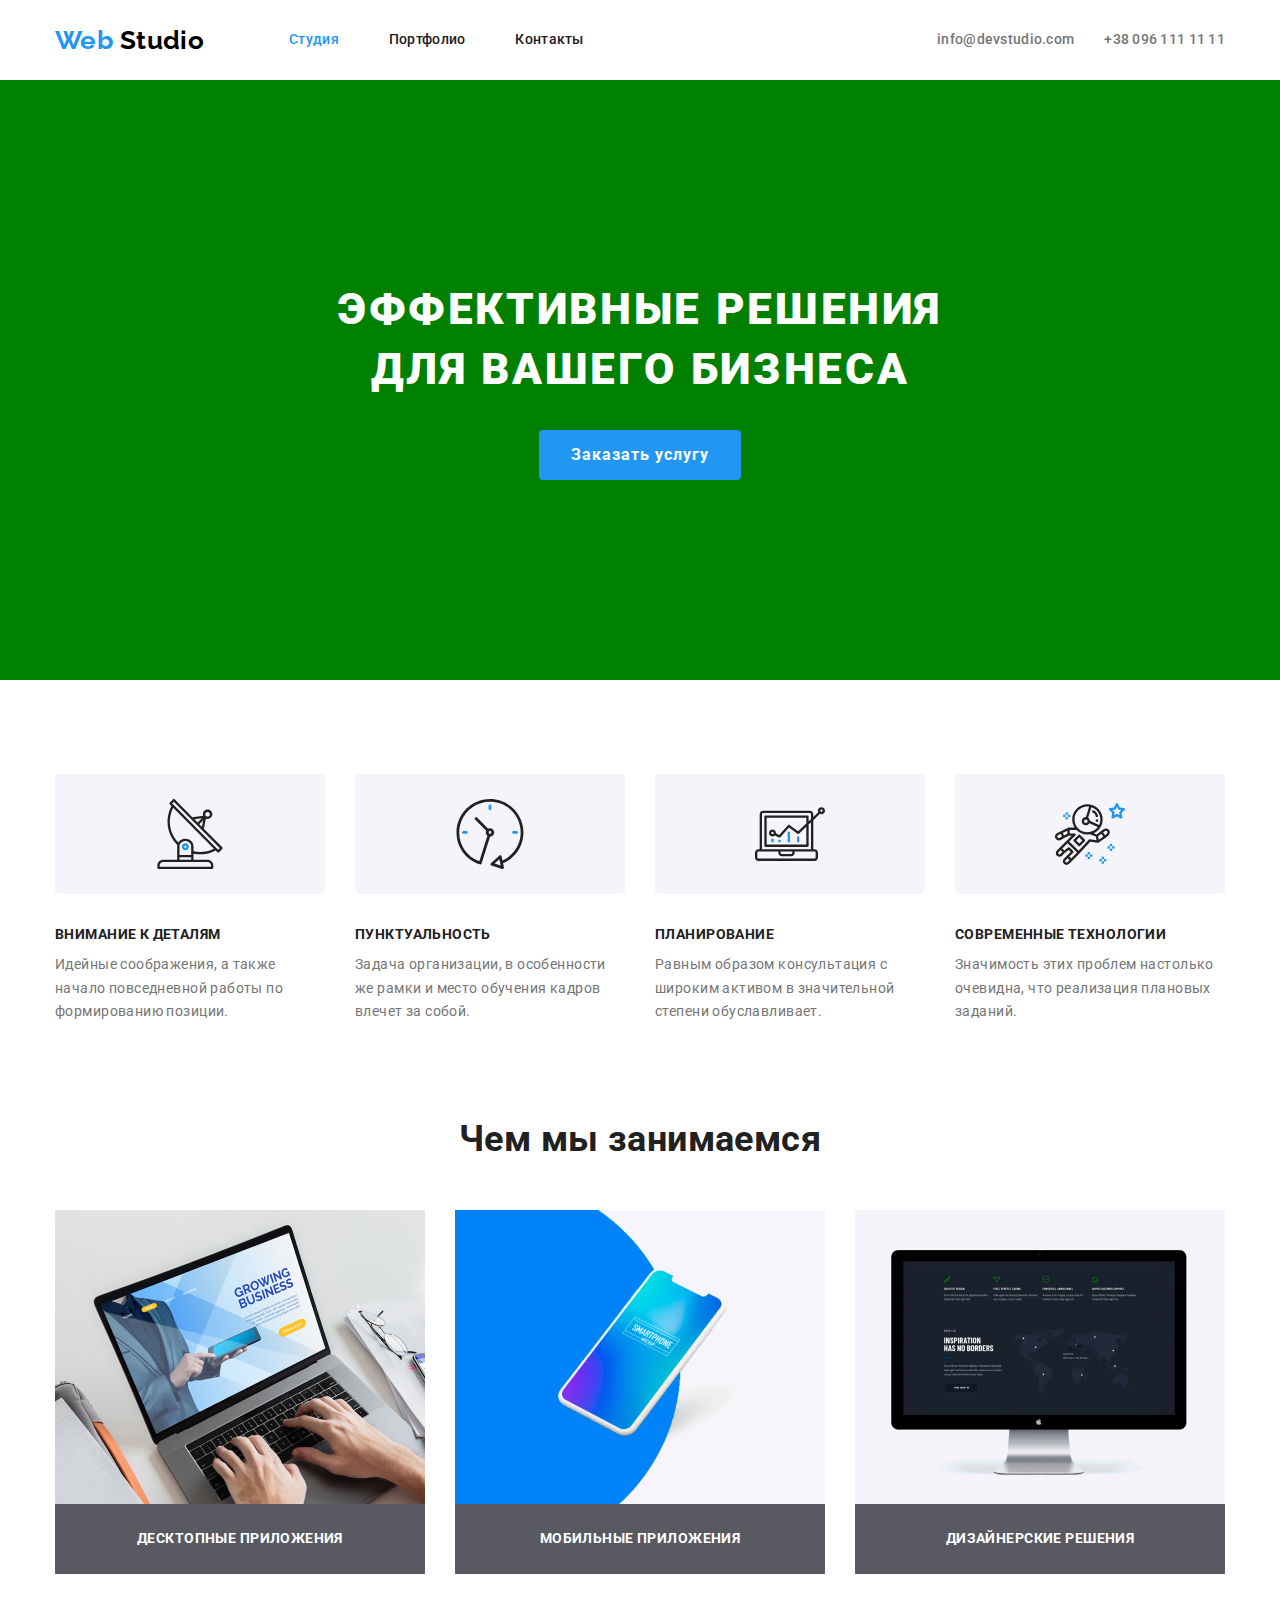
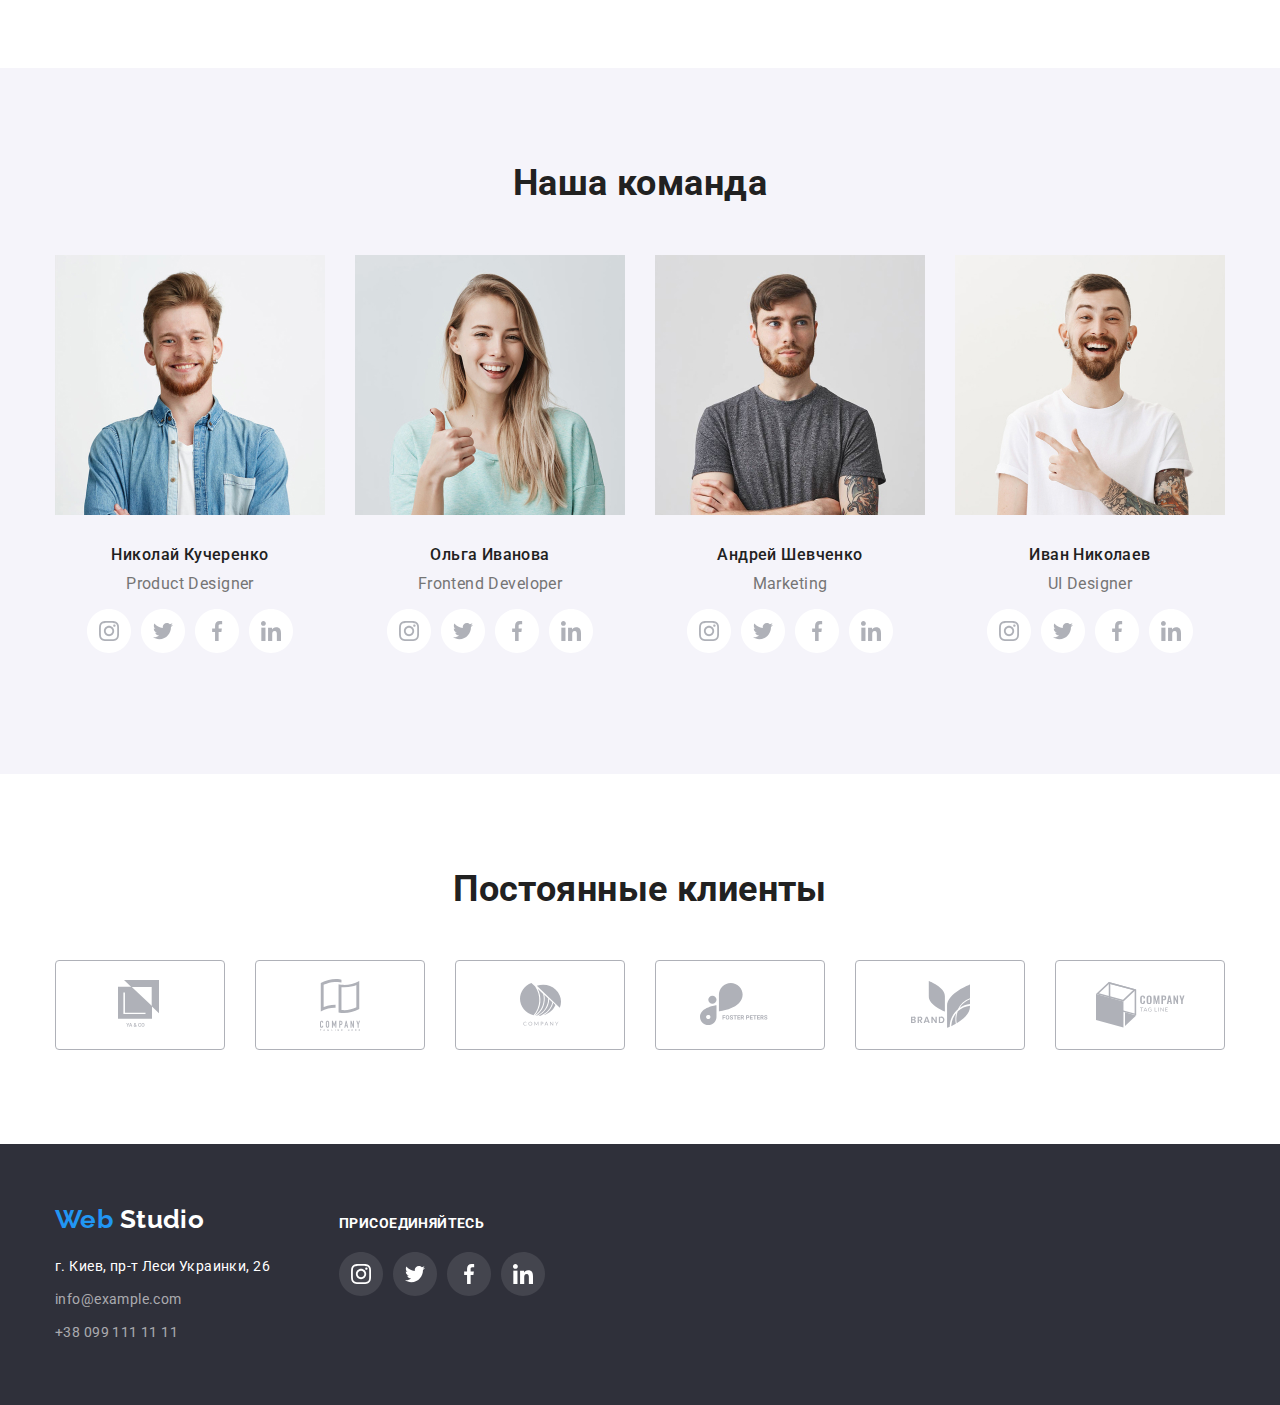
<file: index.html>
<!DOCTYPE html>
<html lang="ru">
  <head>
    <meta charset="UTF-8" />
    <meta name="viewport" content="width=device-width, initial-scale=1.0" />
    <title>Веб студия</title>
    <link
      href="https://fonts.googleapis.com/css2?family=Raleway:wght@700&family=Roboto:wght@400;500;700;900&display=swap"
      rel="stylesheet"
    />
    <link
      rel="stylesheet"
      href="https://cdnjs.cloudflare.com/ajax/libs/modern-normalize/0.7.0/modern-normalize.min.css"
    />
    <link rel="stylesheet" href="./css/styles.css" />
  </head>
  <body>
    <!-- Шапка сайту -->
    <!-- В макеті названа верхньою лінією -->
    <header class="header">
      <div class="container">
        <!-- Навігаційне меню сайту-->
        <nav class="navigation-menu">
          <!-- Логотип веб студії, який є посиланням на головну сторінку сайту -->
          <a class="logo link" href="./index.html" lang="en"
            >Web <span class="logo-second-part">Studio</span></a
          >
          <!-- Список посилань на інші сторінки сайту -->
          <ul class="navigation-list list">
            <!-- Посилання на головну сторінку -->
            <li class="navigation-list-item">
              <a
                class="navigation-list-item-link current link"
                href="./index.html"
                >Студия</a
              >
            </li>
            <!-- Посилання на сторінку "Портфолио" -->
            <li class="navigation-list-item">
              <a class="navigation-list-item-link link" href="./portfolio.html"
                >Портфолио</a
              >
            </li>
            <!-- Посилання на сторінку "Контакты" -->
            <li class="navigation-list-item">
              <a class="navigation-list-item-link link" href="">Контакты</a>
            </li>
          </ul>
        </nav>
        <!-- Список контактних даних веб студії -->
        <ul class="contacts-list list">
          <!-- Електронна пошта -->
          <li class="contacts-list-item">
            <a
              class="contacts-list-item-link link"
              href="mailto:info@devstudio.com"
              aria-label="Электронная почта"
              >info@devstudio.com</a
            >
          </li>
          <!-- Мобільний телефон -->
          <li class="contacts-list-item">
            <a
              class="contacts-list-item-link link"
              href="tel:+380961111111"
              aria-label="Мобильный телефон"
              >+38 096 111 11 11</a
            >
          </li>
        </ul>
      </div>
    </header>

    <!-- Оригінальний вміст основної сторінки сайту -->
    <main>
      <!-- Основна секція, секція-герой -->
      <!-- В макеті помилково названа шапкою сайту -->
      <section class="hero-section">
        <h1 class="hero-section-title">
          Эффективные решения<br />для вашего бизнеса
        </h1>
        <button class="modal-window-button" type="button">
          Заказать услугу
        </button>
      </section>

      <!-- Секція особливостей -->
      <section class="section features-section">
        <div class="container">
          <!-- Відсутній на макеті заголовок секції особливостей-->
          <h2 class="section-title" hidden>Особенности</h2>
          <!-- Перелік особливостей роботи вебстудії -->
          <ul class="features-list list">
            <!-- Особливість 1 -->
            <li class="features-list-item">
              <img
                class="features-list-item-image"
                src="./images/features-section/feature-1.svg"
                alt="Антенна"
              />
              <h3 class="features-list-item-title">Внимание к деталям</h3>
              <p class="features-list-item-description">
                Идейные соображения, а также начало повседневной работы по
                формированию позиции.
              </p>
            </li>
            <!-- Особливість 2 -->
            <li class="features-list-item">
              <img
                class="features-list-item-image"
                src="./images/features-section/feature-2.svg"
                alt="Часы"
              />
              <h3 class="features-list-item-title">Пунктуальность</h3>
              <p class="features-list-item-description">
                Задача организации, в особенности же рамки и место обучения
                кадров влечет за собой.
              </p>
            </li>
            <!-- Особливість 3 -->
            <li class="features-list-item">
              <img
                class="features-list-item-image"
                src="./images/features-section/feature-3.svg"
                alt="Диаграмма"
              />
              <h3 class="features-list-item-title">Планирование</h3>
              <p class="features-list-item-description">
                Равным образом консультация с широким активом в значительной
                степени обуславливает.
              </p>
            </li>
            <!-- Особливість 4 -->
            <li class="features-list-item">
              <img
                class="features-list-item-image"
                src="./images/features-section/feature-4.svg"
                alt="Астронавт"
              />
              <h3 class="features-list-item-title">Современные технологии</h3>
              <p class="features-list-item-description">
                Значимость этих проблем настолько очевидна, что реализация
                плановых заданий.
              </p>
            </li>
          </ul>
        </div>
      </section>

      <!-- Секція занять -->
      <section class="section services-section">
        <div class="container">
          <h2 class="section-title">Чем мы занимаемся</h2>
          <!-- Перелік послуг, які надає веб студія -->
          <ul class="services-list list">
            <!-- Послуга 1 -->
            <li class="services-list-item">
              <img
                class="services-list-item-image"
                src="./images/services-section/desktop-applications.jpg"
                alt="Ноутбук"
                width="370"
                height="294"
              />
              <h3 class="services-list-item-title">Десктопные приложения</h3>
            </li>
            <!-- Послуга 2 -->
            <li class="services-list-item">
              <img
                class="services-list-item-image"
                src="./images/services-section/mobile-applications.jpg"
                alt="Мобильный телефон"
                width="370"
                height="294"
              />
              <h3 class="services-list-item-title">Мобильные приложения</h3>
            </li>
            <!-- Послуга 3 -->
            <li class="services-list-item">
              <img
                class="services-list-item-image"
                src="./images/services-section/design-solutions.jpg"
                alt="Монитор"
                width="370"
                height="294"
              />
              <h3 class="services-list-item-title">Дизайнерские решения</h3>
            </li>
          </ul>
        </div>
      </section>

      <!-- Секція команди -->
      <section class="section team-section">
        <div class="container">
          <h2 class="section-title">Наша команда</h2>
          <!-- Список працівників веб студії -->
          <ul class="team-list list">
            <!-- Перший працівник -->
            <li class="team-list-item">
              <img
                class="team-list-item-image"
                src="./images/team-section/team-card-1.jpg"
                alt="Продуктовый дизайнер"
                width="270"
                height="260"
              />
              <h3 class="team-list-item-title">Николай Кучеренко</h3>
              <p class="team-list-item-description" lang="en">
                Product Designer
              </p>
              <!-- Список посилань на профілі працівника в соціальних мережах -->
              <ul class="worker-social-networks-pages-list list">
                <!-- Посилання на сторінку працівника в соціальні мережі Інстаграм -->
                <li class="worker-social-networks-pages-list-item">
                  <a
                    class="worker-social-networks-pages-list-item-link link"
                    href=""
                    aria-label="Ссылка на страницу работника в социальной сети Инстаграм"
                    ><img
                      src="./images/team-section/social-networks/instagram-logo-1.svg"
                      alt="Иконка социальной сети Инстаграм"
                  /></a>
                </li>
                <!-- Посилання на сторінку працівника в соціальні мережі Твіттер -->
                <li class="worker-social-networks-pages-list-item">
                  <a
                    class="worker-social-networks-pages-list-item-link link"
                    href=""
                    aria-label="Ссылка на страницу работника в социальной сети Твиттер"
                    ><img
                      src="./images/team-section/social-networks/twitter-logo-1.svg"
                      alt="Иконка социальной сети Твиттер"
                  /></a>
                </li>
                <!-- Посилання на сторінку працівника в соціальні мережі Фейсбук -->
                <li class="worker-social-networks-pages-list-item">
                  <a
                    class="worker-social-networks-pages-list-item-link link"
                    href=""
                    aria-label="Ссылка на страницу работника в социальной сети Фейсбук"
                    ><img
                      src="./images/team-section/social-networks/facebook-logo-1.svg"
                      alt="Иконка социальной сети Фейсбук"
                  /></a>
                </li>
                <!-- Посилання на сторінку працівника в соціальні мережі Лінкедін -->
                <li class="worker-social-networks-pages-list-item">
                  <a
                    class="worker-social-networks-pages-list-item-link link"
                    href=""
                    aria-label="Ссылка на страницу работника в социальной сети Линкедин"
                    ><img
                      src="./images/team-section/social-networks/linkedin-logo-1.svg"
                      alt="Иконка социальной сети Линкедин"
                  /></a>
                </li>
              </ul>
            </li>
            <!-- Другий працівник -->
            <li class="team-list-item">
              <img
                class="team-list-item-image"
                src="./images/team-section/team-card-2.jpg"
                alt="Фронтенд разработчик"
                width="270"
                height="260"
              />
              <h3 class="team-list-item-title">Ольга Иванова</h3>
              <p class="team-list-item-description" lang="en">
                Frontend Developer
              </p>
              <!-- Список посилань на профілі працівника в соціальних мережах -->
              <ul class="worker-social-networks-pages-list list">
                <!-- Посилання на сторінку працівника в соціальні мережі Інстаграм -->
                <li class="worker-social-networks-pages-list-item">
                  <a
                    class="worker-social-networks-pages-list-item-link link"
                    href=""
                    aria-label="Ссылка на страницу работника в социальной сети Инстаграм"
                    ><img
                      src="./images/team-section/social-networks/instagram-logo-1.svg"
                      alt="Иконка социальной сети Инстаграм"
                  /></a>
                </li>
                <!-- Посилання на сторінку працівника в соціальні мережі Твіттер -->
                <li class="worker-social-networks-pages-list-item">
                  <a
                    class="worker-social-networks-pages-list-item-link link"
                    href=""
                    aria-label="Ссылка на страницу работника в социальной сети Твиттер"
                    ><img
                      src="./images/team-section/social-networks/twitter-logo-1.svg"
                      alt="Иконка социальной сети Твиттер"
                  /></a>
                </li>
                <!-- Посилання на сторінку працівника в соціальні мережі Фейсбук -->
                <li class="worker-social-networks-pages-list-item">
                  <a
                    class="worker-social-networks-pages-list-item-link link"
                    href=""
                    aria-label="Ссылка на страницу работника в социальной сети Фейсбук"
                    ><img
                      src="./images/team-section/social-networks/facebook-logo-1.svg"
                      alt="Иконка социальной сети Фейсбук"
                  /></a>
                </li>
                <!-- Посилання на сторінку працівника в соціальні мережі Лінкедін -->
                <li class="worker-social-networks-pages-list-item">
                  <a
                    class="worker-social-networks-pages-list-item-link link"
                    href=""
                    aria-label="Ссылка на страницу работника в социальной сети Линкедин"
                    ><img
                      src="./images/team-section/social-networks/linkedin-logo-1.svg"
                      alt="Иконка социальной сети Линкедин"
                  /></a>
                </li>
              </ul>
            </li>
            <!-- Третій працівник -->
            <li class="team-list-item">
              <img
                class="team-list-item-image"
                src="./images/team-section/team-card-3.jpg"
                alt="Маркетолог"
                width="270"
                height="260"
              />
              <h3 class="team-list-item-title">Андрей Шевченко</h3>
              <p class="team-list-item-description" lang="en">Marketing</p>
              <!-- Список посилань на профілі працівника в соціальних мережах -->
              <ul class="worker-social-networks-pages-list list">
                <!-- Посилання на сторінку працівника в соціальні мережі Інстаграм -->
                <li class="worker-social-networks-pages-list-item">
                  <a
                    class="worker-social-networks-pages-list-item-link link"
                    href=""
                    aria-label="Ссылка на страницу работника в социальной сети Инстаграм"
                    ><img
                      src="./images/team-section/social-networks/instagram-logo-1.svg"
                      alt="Иконка социальной сети Инстаграм"
                  /></a>
                </li>
                <!-- Посилання на сторінку працівника в соціальні мережі Твіттер -->
                <li class="worker-social-networks-pages-list-item">
                  <a
                    class="worker-social-networks-pages-list-item-link link"
                    href=""
                    aria-label="Ссылка на страницу работника в социальной сети Твиттер"
                    ><img
                      src="./images/team-section/social-networks/twitter-logo-1.svg"
                      alt="Иконка социальной сети Твиттер"
                  /></a>
                </li>
                <!-- Посилання на сторінку працівника в соціальні мережі Фейсбук -->
                <li class="worker-social-networks-pages-list-item">
                  <a
                    class="worker-social-networks-pages-list-item-link link"
                    href=""
                    aria-label="Ссылка на страницу работника в социальной сети Фейсбук"
                    ><img
                      src="./images/team-section/social-networks/facebook-logo-1.svg"
                      alt="Иконка социальной сети Фейсбук"
                  /></a>
                </li>
                <!-- Посилання на сторінку працівника в соціальні мережі Лінкедін -->
                <li class="worker-social-networks-pages-list-item">
                  <a
                    class="worker-social-networks-pages-list-item-link link"
                    href=""
                    aria-label="Ссылка на страницу работника в социальной сети Линкедин"
                    ><img
                      src="./images/team-section/social-networks/linkedin-logo-1.svg"
                      alt="Иконка социальной сети Линкедин"
                  /></a>
                </li>
              </ul>
            </li>
            <!-- Четвертий працівник -->
            <li class="team-list-item">
              <img
                class="team-list-item-image"
                src="./images/team-section/team-card-4.jpg"
                alt="Дизайнер интерфейсов"
                width="270"
                height="260"
              />
              <h3 class="team-list-item-title">Иван Николаев</h3>
              <p class="team-list-item-description" lang="en">UI Designer</p>
              <!-- Список посилань на профілі працівника в соціальних мережах -->
              <ul class="worker-social-networks-pages-list list">
                <!-- Посилання на сторінку працівника в соціальні мережі Інстаграм -->
                <li class="worker-social-networks-pages-list-item">
                  <a
                    class="worker-social-networks-pages-list-item-link link"
                    href=""
                    aria-label="Ссылка на страницу работника в социальной сети Инстаграм"
                    ><img
                      src="./images/team-section/social-networks/instagram-logo-1.svg"
                      alt="Иконка социальной сети Инстаграм"
                  /></a>
                </li>
                <!-- Посилання на сторінку працівника в соціальні мережі Твіттер -->
                <li class="worker-social-networks-pages-list-item">
                  <a
                    class="worker-social-networks-pages-list-item-link link"
                    href=""
                    aria-label="Ссылка на страницу работника в социальной сети Твиттер"
                    ><img
                      src="./images/team-section/social-networks/twitter-logo-1.svg"
                      alt="Иконка социальной сети Твиттер"
                  /></a>
                </li>
                <!-- Посилання на сторінку працівника в соціальні мережі Фейсбук -->
                <li class="worker-social-networks-pages-list-item">
                  <a
                    class="worker-social-networks-pages-list-item-link link"
                    href=""
                    aria-label="Ссылка на страницу работника в социальной сети Фейсбук"
                    ><img
                      src="./images/team-section/social-networks/facebook-logo-1.svg"
                      alt="Иконка социальной сети Фейсбук"
                  /></a>
                </li>
                <!-- Посилання на сторінку працівника в соціальні мережі Лінкедін -->
                <li class="worker-social-networks-pages-list-item">
                  <a
                    class="worker-social-networks-pages-list-item-link link"
                    href=""
                    aria-label="Ссылка на страницу работника в социальной сети Линкедин"
                    ><img
                      src="./images/team-section/social-networks/linkedin-logo-1.svg"
                      alt="Иконка социальной сети Линкедин"
                  /></a>
                </li>
              </ul>
            </li>
          </ul>
        </div>
      </section>

      <!-- Секція постійних клієнтів -->
      <section class="section customers-section">
        <div class="container">
          <h2 class="section-title">Постоянные клиенты</h2>
          <!-- Список постійних клієнтів -->
          <ul class="customers-list list">
            <!-- Постійний клієнт 1 -->
            <li class="customers-list-item">
              <a class="customers-list-item-link link" href=""
                ><img
                  class="customers-list-item-link-image"
                  src="./images/customers-section/customer-1-logo.svg"
                  alt="Логотип постоянного клиента 1"
              /></a>
            </li>
            <!-- Постійний клієнт 2 -->
            <li class="customers-list-item">
              <a class="customers-list-item-link link" href=""
                ><img
                  class="customers-list-item-link-image"
                  src="./images/customers-section/customer-2-logo.svg"
                  alt="Логотип постоянного клиента 2"
              /></a>
            </li>
            <!-- Постійний клієнт 3 -->
            <li class="customers-list-item">
              <a class="customers-list-item-link link" href=""
                ><img
                  class="customers-list-item-link-image"
                  src="./images/customers-section/customer-3-logo.svg"
                  alt="Логотип постоянного клиента 3"
              /></a>
            </li>
            <!-- Постійний клієнт 4 -->
            <li class="customers-list-item">
              <a class="customers-list-item-link link" href=""
                ><img
                  class="customers-list-item-link-image"
                  src="./images/customers-section/customer-4-logo.svg"
                  alt="Логотип постоянного клиента 4"
              /></a>
            </li>
            <!-- Постійний клієнт 5 -->
            <li class="customers-list-item">
              <a class="customers-list-item-link link" href=""
                ><img
                  class="customers-list-item-link-image"
                  src="./images/customers-section/customer-5-logo.svg"
                  alt="Логотип постоянного клиента 5"
              /></a>
            </li>
            <!-- Постійний клієнт 6 -->
            <li class="customers-list-item">
              <a class="customers-list-item-link link" href=""
                ><img
                  class="customers-list-item-link-image"
                  src="./images/customers-section/customer-6-logo.svg"
                  alt="Логотип постоянного клиента 6"
              /></a>
            </li>
          </ul>
        </div>
      </section>
    </main>

    <!-- Підвал сайту -->
    <footer class="footer">
      <div class="container">
        <!-- Блок-обгортка для подальшої стилізації -->
        <div class="contacts-block">
          <!-- Логотип веб студії, який є посиланням на головну сторінку сайту -->
          <a class="logo link" href="./index.html" lang="en"
            >Web <span class="logo-second-part">Studio</span></a
          >
          <!-- Контактні дані веб студії -->
          <address class="address">
            <!-- Список контактів -->
            <ul class="contact-data-list list">
              <!-- Фізична адреса веб студії -->
              <li class="contact-data-list-item">
                <a
                  class="contact-data-list-item-link physical-address link"
                  href="https://goo.gl/maps/4vaiXXMEc3k6XGQo9"
                  target="_blank"
                  >г. Киев, пр-т Леси Украинки, 26</a
                >
              </li>
              <!-- Електронна адреса веб студії -->
              <li class="contact-data-list-item">
                <a
                  class="contact-data-list-item-link link"
                  href="mailto:info@example.com"
                  >info@example.com</a
                >
              </li>
              <!-- Мобільний телефон веб студії -->
              <li class="contact-data-list-item">
                <a
                  class="contact-data-list-item-link link"
                  href="tel:+380991111111"
                  >+38 099 111 11 11</a
                >
              </li>
            </ul>
          </address>
        </div>
        <!-- Блок-обгортка для подальшої стилізації -->
        <div class="social-networks-block">
          <!-- Заклик до дії -->
          <b class="call-to-action">присоединяйтесь</b>
          <!-- Список посилань на профілі веб студії в соціальних мережах -->
          <ul class="studio-social-networks-pages-list list">
            <!-- Посилання на сторінку веб студії в соціальній мережі Інстаграм -->
            <li class="studio-social-networks-pages-list-item">
              <a
                class="studio-social-networks-pages-list-item-link link"
                href=""
                aria-label="Ccылка на страницу веб студии в социальной сети Инстаграм"
                ><img
                  src="./images/footer/instagram-logo-2.svg"
                  alt="Иконка социальной сети Инстаграм"
              /></a>
            </li>
            <!-- Посилання на сторінку веб студії в соціальній мережі Твіттер -->
            <li class="studio-social-networks-pages-list-item">
              <a
                class="studio-social-networks-pages-list-item-link link"
                href=""
                aria-label="Ccылка на страницу веб студии в социальной сети Твиттер"
                ><img
                  src="./images/footer/twitter-logo-2.svg"
                  alt="Иконка социальной сети Твиттер"
              /></a>
            </li>
            <!-- Посилання на сторінку веб студії в соціальній мережі Фейсбук -->
            <li class="studio-social-networks-pages-list-item">
              <a
                class="studio-social-networks-pages-list-item-link link"
                href=""
                aria-label="Ccылка на страницу веб студии в социальной сети Фейсбук"
                ><img
                  src="./images/footer/facebook-logo-2.svg"
                  alt="Иконка социальной сети Фейсбук"
              /></a>
            </li>
            <!-- Посилання на сторінку веб студії в соціальній мережі Лінкедін -->
            <li class="studio-social-networks-pages-list-item">
              <a
                class="studio-social-networks-pages-list-item-link link"
                href=""
                aria-label="Ccылка на страницу веб студии в социальной сети Линкедин"
                ><img
                  src="./images/footer/linkedin-logo-2.svg"
                  alt="Иконка социальной сети Линкедин"
              /></a>
            </li>
          </ul>
        </div>
      </div>
    </footer>
  </body>
</html>
</file>
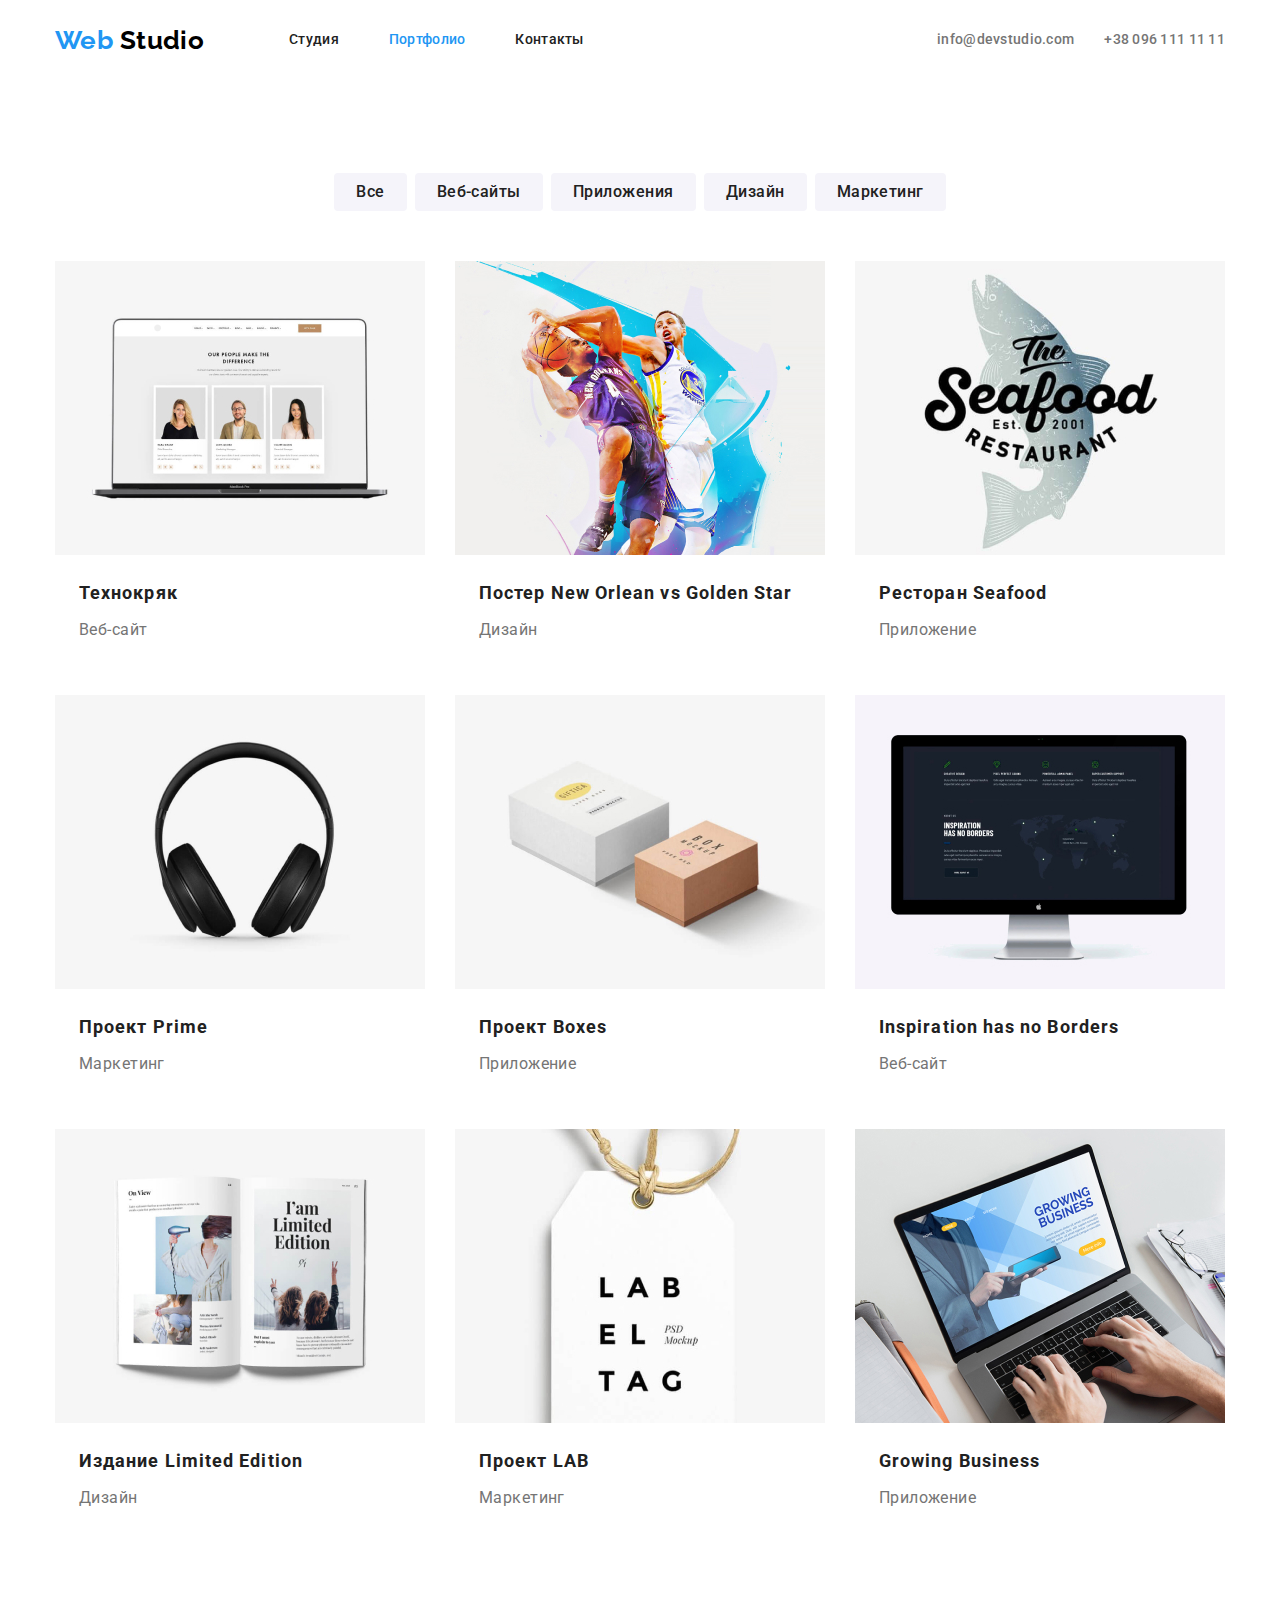
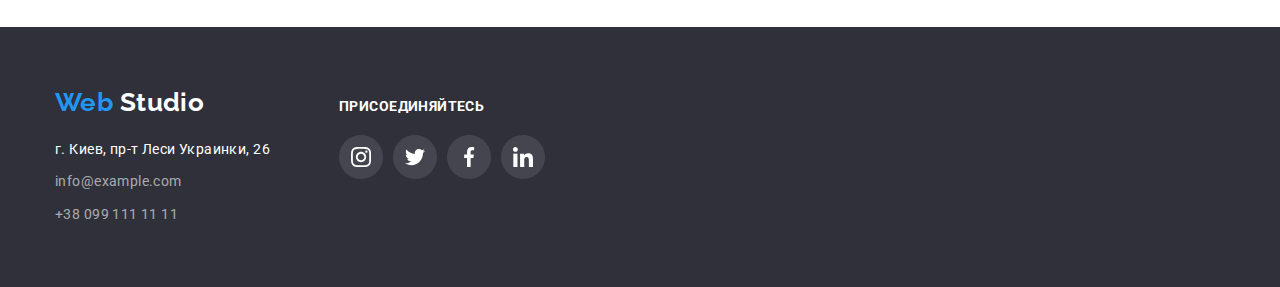
<file: portfolio.html>
<!DOCTYPE html>
<html lang="ru">
  <head>
    <meta charset="UTF-8" />
    <meta name="viewport" content="width=device-width, initial-scale=1.0" />
    <title>Портфолио</title>
    <link
      href="https://fonts.googleapis.com/css2?family=Raleway:wght@700&family=Roboto:wght@400;500;700;900&display=swap"
      rel="stylesheet"
    />
    <link
      rel="stylesheet"
      href="https://cdnjs.cloudflare.com/ajax/libs/modern-normalize/0.7.0/modern-normalize.min.css"
    />
    <link rel="stylesheet" href="./css/styles.css" />
  </head>
  <body>
    <!-- Шапка сайту -->
    <!-- В макеті названа верхньою лінією -->
    <header class="header">
      <div class="container">
        <!-- Навігаційне меню сайту-->
        <nav class="navigation-menu">
          <!-- Логотип веб студії, який є посиланням на головну сторінку сайту -->
          <a class="logo link" href="./index.html" lang="en"
            >Web <span class="logo-second-part">Studio</span></a
          >
          <!-- Список посилань на інші сторінки сайту -->
          <ul class="navigation-list list">
            <!-- Посилання на головну сторінку -->
            <li class="navigation-list-item">
              <a class="navigation-list-item-link link" href="./index.html"
                >Студия</a
              >
            </li>
            <!-- Посилання на сторінку "Портфолио" -->
            <li class="navigation-list-item">
              <a
                class="navigation-list-item-link current link"
                href="./portfolio.html"
                >Портфолио</a
              >
            </li>
            <!-- Посилання на сторінку "Контакты" -->
            <li class="navigation-list-item">
              <a class="navigation-list-item-link link" href="">Контакты</a>
            </li>
          </ul>
        </nav>
        <!-- Список контактних даних веб студії -->
        <ul class="contacts-list list">
          <!-- Електронна пошта -->
          <li class="contacts-list-item">
            <a
              class="contacts-list-item-link link"
              href="mailto:info@devstudio.com"
              aria-label="Электронная почта"
              >info@devstudio.com</a
            >
          </li>
          <!-- Мобільний телефон -->
          <li class="contacts-list-item">
            <a
              class="contacts-list-item-link link"
              href="tel:+380961111111"
              aria-label="Мобильный телефон"
              >+38 096 111 11 11</a
            >
          </li>
        </ul>
      </div>
    </header>
    <!-- Оригінальний вміст сторінки "Портфолио" -->
    <main>
      <section class="works-section">
        <div class="container">
          <h1 class="works-section-title" hidden>Примеры наших работ</h1>
          <!-- Список фільтрувальних кнопок -->
          <ul class="filter-buttons-list list">
            <!-- Кнопка  1 -->
            <li class="filter-buttons-list-item">
              <button class="filter-button" type="button">Все</button>
            </li>
            <!-- Кнопка 2 -->
            <li class="filter-buttons-list-item">
              <button class="filter-button" type="button">Веб-сайты</button>
            </li>
            <!-- Кнопка 3 -->
            <li class="filter-buttons-list-item">
              <button class="filter-button" type="button">Приложения</button>
            </li>
            <!-- Кнопка 4 -->
            <li class="filter-buttons-list-item">
              <button class="filter-button" type="button">Дизайн</button>
            </li>
            <!-- Кнопка 5 -->
            <li class="filter-buttons-list-item">
              <button class="filter-button" type="button">Маркетинг</button>
            </li>
          </ul>
          <!-- Список прикладів робіт веб студії -->
          <ul class="works-list list">
            <!-- Робота 1 -->
            <li class="works-list-item">
              <a class="works-list-item-link link" href="">
                <img
                  class="works-list-item-link-image"
                  src="./images/portfolio/technocrack-website.jpg"
                  alt="Ноутбук"
                  width="370"
                  height="294"
                />
                <h2 class="works-list-item-link-title">Технокряк</h2>
                <p class="works-list-item-link-definition">Веб-сайт</p>
                <p class="works-list-item-link-description" hidden>
                  Технокряк это современная площадка распространения
                  коронавируса. Компании используют эту платформу для цифрового
                  шпионажа и атак на защищённые сервера конкурентов.
                </p>
              </a>
            </li>
            <!-- Робота 2 -->
            <li class="works-list-item">
              <a class="works-list-item-link link" href="">
                <img
                  class="works-list-item-link-image"
                  src="./images/portfolio/basketball-game-poster.jpg"
                  alt="Мужчины играют в баскетбол"
                  width="370"
                  height="294"
                />
                <h2 class="works-list-item-link-title">
                  Постер <span lang="en">New Orlean vs Golden Star</span>
                </h2>
                <p class="works-list-item-link-definition">Дизайн</p>
                <p class="works-list-item-link-description" hidden>
                  Lorem ipsum, dolor sit amet consectetur adipisicing elit. Fuga
                  temporibus, consectetur quia rem odit neque dolore inventore
                  aliquid eligendi nostrum ut, ea blanditiis, vero quam?
                </p>
              </a>
            </li>
            <!-- Робота 3 -->
            <li class="works-list-item">
              <a class="works-list-item-link link" href="">
                <img
                  class="works-list-item-link-image"
                  src="./images/portfolio/seafood-restaurant-application.jpg"
                  alt="Название ресторана на фоне рыбы"
                  width="370"
                  height="294"
                />
                <h2 class="works-list-item-link-title">
                  Ресторан <span lang="en">Seafood</span>
                </h2>
                <p class="works-list-item-link-definition">Приложение</p>
                <p class="works-list-item-link-description" hidden>
                  Lorem ipsum, dolor sit amet consectetur adipisicing elit. Fuga
                  temporibus, consectetur quia rem odit neque dolore inventore
                  aliquid eligendi nostrum ut, ea blanditiis, vero quam?
                </p>
              </a>
            </li>
            <!-- Робота 4 -->
            <li class="works-list-item">
              <a class="works-list-item-link link" href="">
                <img
                  class="works-list-item-link-image"
                  src="./images/portfolio/prime-project-marketing.jpg"
                  alt="Наушники с мягкими амбушюрами"
                  width="370"
                  height="294"
                />
                <h2 class="works-list-item-link-title">
                  Проект <span lang="en">Prime</span>
                </h2>
                <p class="works-list-item-link-definition">Маркетинг</p>
                <p class="works-list-item-link-description" hidden>
                  Lorem ipsum, dolor sit amet consectetur adipisicing elit. Fuga
                  temporibus, consectetur quia rem odit neque dolore inventore
                  aliquid eligendi nostrum ut, ea blanditiis, vero quam?
                </p>
              </a>
            </li>
            <!-- Робота 5 -->
            <li class="works-list-item">
              <a class="works-list-item-link link" href="">
                <img
                  class="works-list-item-link-image"
                  src="./images/portfolio/boxes-project-application.jpg"
                  alt="Две коробки"
                  width="370"
                  height="294"
                />
                <h2 class="works-list-item-link-title">
                  Проект <span lang="en">Boxes</span>
                </h2>
                <p class="works-list-item-link-definition">Приложение</p>
                <p class="works-list-item-link-description" hidden>
                  Lorem ipsum, dolor sit amet consectetur adipisicing elit. Fuga
                  temporibus, consectetur quia rem odit neque dolore inventore
                  aliquid eligendi nostrum ut, ea blanditiis, vero quam?
                </p>
              </a>
            </li>
            <!-- Робота 6 -->
            <li class="works-list-item">
              <a class="works-list-item-link link" href="">
                <img
                  class="works-list-item-link-image"
                  src="./images/portfolio/inspirations-has-no-borders-website.jpg"
                  alt="Монитор"
                  width="370"
                  height="294"
                />
                <h2 class="works-list-item-link-title" lang="en">
                  Inspiration has no Borders
                </h2>
                <p class="works-list-item-link-definition">Веб-сайт</p>
                <p class="works-list-item-link-description" hidden>
                  Lorem ipsum, dolor sit amet consectetur adipisicing elit. Fuga
                  temporibus, consectetur quia rem odit neque dolore inventore
                  aliquid eligendi nostrum ut, ea blanditiis, vero quam?
                </p>
              </a>
            </li>
            <!-- Робота 7 -->
            <li class="works-list-item">
              <a class="works-list-item-link link" href="">
                <img
                  class="works-list-item-link-image"
                  src="./images/portfolio/limited-edition-publication-design.jpg"
                  alt="Раскрытая книга"
                  width="370"
                  height="294"
                />
                <h2 class="works-list-item-link-title">
                  Издание <span lang="en">Limited Edition</span>
                </h2>
                <p class="works-list-item-link-definition">Дизайн</p>
                <p class="works-list-item-link-description" hidden>
                  Lorem ipsum, dolor sit amet consectetur adipisicing elit. Fuga
                  temporibus, consectetur quia rem odit neque dolore inventore
                  aliquid eligendi nostrum ut, ea blanditiis, vero quam?
                </p>
              </a>
            </li>
            <!-- Робота 8 -->
            <li class="works-list-item">
              <a class="works-list-item-link link" href="">
                <img
                  class="works-list-item-link-image"
                  src="./images/portfolio/lab-project-marketing.jpg"
                  alt="Этикетка"
                  width="370"
                  height="294"
                />
                <h2 class="works-list-item-link-title">
                  Проект <span lang="en">LAB</span>
                </h2>
                <p class="works-list-item-link-definition">Маркетинг</p>
                <p class="works-list-item-link-description" hidden>
                  Lorem ipsum, dolor sit amet consectetur adipisicing elit. Fuga
                  temporibus, consectetur quia rem odit neque dolore inventore
                  aliquid eligendi nostrum ut, ea blanditiis, vero quam?
                </p>
              </a>
            </li>
            <!-- Робота 9 -->
            <li class="works-list-item">
              <a class="works-list-item-link link" href="">
                <img
                  class="works-list-item-link-image"
                  src="./images/portfolio/growing-business-application.jpg"
                  alt="Ноутбук"
                  width="370"
                  height="294"
                />
                <h2 class="works-list-item-link-title" lang="en">
                  Growing Business
                </h2>
                <p class="works-list-item-link-definition">Приложение</p>
                <p class="works-list-item-link-description" hidden>
                  Lorem ipsum, dolor sit amet consectetur adipisicing elit. Fuga
                  temporibus, consectetur quia rem odit neque dolore inventore
                  aliquid eligendi nostrum ut, ea blanditiis, vero quam?
                </p>
              </a>
            </li>
          </ul>
        </div>
      </section>
    </main>
    <!-- Підвал сайту -->
    <footer class="footer">
      <div class="container">
        <!-- Блок-обгортка для подальшої стилізації -->
        <div class="contacts-block">
          <!-- Логотип веб студії, який є посиланням на головну сторінку сайту -->
          <a class="logo link" href="./index.html" lang="en"
            >Web <span class="logo-second-part">Studio</span></a
          >
          <!-- Контактні дані веб студії -->
          <address class="address">
            <!-- Список контактів -->
            <ul class="contact-data-list list">
              <!-- Фізична адреса веб студії -->
              <li class="contact-data-list-item">
                <a
                  class="contact-data-list-item-link physical-address link"
                  href="https://goo.gl/maps/4vaiXXMEc3k6XGQo9"
                  target="_blank"
                  >г. Киев, пр-т Леси Украинки, 26</a
                >
              </li>
              <!-- Електронна адреса веб студії -->
              <li class="contact-data-list-item">
                <a
                  class="contact-data-list-item-link link"
                  href="mailto:info@example.com"
                  >info@example.com</a
                >
              </li>
              <!-- Мобільний телефон веб студії -->
              <li class="contact-data-list-item">
                <a
                  class="contact-data-list-item-link link"
                  href="tel:+380991111111"
                  >+38 099 111 11 11</a
                >
              </li>
            </ul>
          </address>
        </div>
        <!-- Блок-обгортка для подальшої стилізації -->
        <div class="social-networks-block">
          <!-- Заклик до дії -->
          <b class="call-to-action">присоединяйтесь</b>
          <!-- Список посилань на профілі веб студії в соціальних мережах -->
          <ul class="studio-social-networks-pages-list list">
            <!-- Посилання на сторінку веб студії в соціальній мережі Інстаграм -->
            <li class="studio-social-networks-pages-list-item">
              <a
                class="studio-social-networks-pages-list-item-link link"
                href=""
                aria-label="Ccылка на страницу веб студии в социальной сети Инстаграм"
                ><img
                  src="./images/footer/instagram-logo-2.svg"
                  alt="Иконка социальной сети Инстаграм"
              /></a>
            </li>
            <!-- Посилання на сторінку веб студії в соціальній мережі Твіттер -->
            <li class="studio-social-networks-pages-list-item">
              <a
                class="studio-social-networks-pages-list-item-link link"
                href=""
                aria-label="Ccылка на страницу веб студии в социальной сети Твиттер"
                ><img
                  src="./images/footer/twitter-logo-2.svg"
                  alt="Иконка социальной сети Твиттер"
              /></a>
            </li>
            <!-- Посилання на сторінку веб студії в соціальній мережі Фейсбук -->
            <li class="studio-social-networks-pages-list-item">
              <a
                class="studio-social-networks-pages-list-item-link link"
                href=""
                aria-label="Ccылка на страницу веб студии в социальной сети Фейсбук"
                ><img
                  src="./images/footer/facebook-logo-2.svg"
                  alt="Иконка социальной сети Фейсбук"
              /></a>
            </li>
            <!-- Посилання на сторінку веб студії в соціальній мережі Лінкедін -->
            <li class="studio-social-networks-pages-list-item">
              <a
                class="studio-social-networks-pages-list-item-link link"
                href=""
                aria-label="Ccылка на страницу веб студии в социальной сети Линкедин"
                ><img
                  src="./images/footer/linkedin-logo-2.svg"
                  alt="Иконка социальной сети Линкедин"
              /></a>
            </li>
          </ul>
        </div>
      </div>
    </footer>
  </body>
</html>
</file>
<file: css/styles.css>
/* font-family: Raleway;
font-weight: 700; */
/* font-family: Roboto;
font-weight: 400;
font-weight: 500;
font-weight: 700;
font-weight: 900; */

/* Основний колір тексту #212121 */
/* Вторинний колір тексту #757575 */
/* Колір акценту #2196f3 */
/* Колір основного фону #ffffff */
/* Колір фону кнопки замовлення послуг під час ховеру та фокусу #188CE8 */
/* Колір фону підзаголовків секції занять rgba(47, 48, 58, 0.8) */
/* Колір фону секції команди #f5f4fa */
/* Колір фону футера #2f303a */

:root {
  --primary-font-family: 'Roboto', sans-serif;
  --secondary-font-family: 'Raleway', sans-serif;
  --primary-text-color: #212121;
  --secondary-text-color: #757575;
  --accent-color: #2196f3;
  --primary-background-color: #ffffff;
}

html {
  box-sizing: border-box;
}

*,
*::before,
*::after {
  box-sizing: inherit;
}

body {
  font-family: var(--primary-font-family);
  font-size: 14px;
  letter-spacing: 0.03em;
  color: var(--primary-text-color);
  background-color: var(--primary-background-color);
}

/* Header */

.header {
  background-color: var(--primaty-background-color);
}

.container {
  width: 1200px;
  padding-right: 15px;
  padding-left: 15px;
  margin-right: auto;
  margin-left: auto;
  /* outline: 2px solid red; */
}

.header > .container {
  display: flex;
}

.navigation-menu {
  display: flex;
  align-items: center;
}

.logo {
  font-family: var(--secondary-font-family);
  font-weight: 700;
  font-size: 26px;
  line-height: 1.19;
  color: #2196f3;
}

.header .logo {
  margin-right: 85px;
}

.link {
  text-decoration: none;
}

.logo-second-part {
  color: #000000;
}

.list {
  padding: 0;
  margin: 0;
  list-style-type: none;
}

.navigation-list {
  display: flex;
  align-items: center;
}

.navigation-list-item:not(:last-child) {
  margin-right: 50px;
}

.contacts-list {
  display: flex;
  align-items: center;
  margin-left: auto;
}

.contacts-list-item:not(:last-child) {
  margin-right: 30px;
}

.navigation-list-item-link,
.contacts-list-item-link {
  display: block;
  padding-top: 32px;
  padding-bottom: 32px;

  font-weight: 500;
  line-height: 1.14;
  letter-spacing: 0.02em;
  color: var(--primary-text-color);
}

.contacts-list .contacts-list-item-link {
  color: var(--secondary-text-color);
}

.navigation-list-item-link.current {
  color: #2196f3;
}

.navigation-list-item-link:hover,
.navigation-list-item-link:focus,
.contacts-list-item-link:hover,
.contacts-list-item-link:focus {
  color: var(--accent-color);
}

/* Main */

/* Hero-section */

.hero-section {
  padding-top: 200px;
  padding-bottom: 200px;

  text-align: center;
  background-color: green;
}

.hero-section-title {
  margin-top: 0;
  margin-bottom: 30px;

  font-weight: 900;
  font-size: 44px;
  line-height: 1.36;
  letter-spacing: 0.06em;
  text-transform: uppercase;
  color: #ffffff;
}

.modal-window-button {
  padding-right: 32px;
  padding-bottom: 10px;
  padding-left: 32px;
  padding-top: 10px;
  border-style: none;
  border-radius: 4px;

  font-weight: 700;
  font-size: 16px;
  line-height: 1.87;
  text-align: center;
  letter-spacing: 0.06em;
  color: #ffffff;
  background-color: #2196f3;
}

.modal-window-button:hover,
.modal-window-button:focus {
  background-color: #188ce8;
}

/* Features section */

.section {
  padding-top: 94px;
  padding-bottom: 94px;
}

.features-section {
  padding-bottom: 47px;

  /* background-color: lightgrey; */
}

.features-list {
  display: flex;
}

.features-list-item {
  width: calc((100% - 90px) / 4);
}

.features-list-item:not(:last-child) {
  margin-right: 30px;
}

.features-list-item-image {
  padding-top: 25px;
  padding-right: 100px;
  padding-bottom: 25px;
  padding-left: 100px;
  margin-bottom: 30px;
  border-radius: 4px;

  background: #f5f4fa;
}

.features-list-item-title {
  margin-top: 0;
  margin-bottom: 10px;

  font-size: 14px;
  font-weight: 700;
  line-height: 1.14;
  text-transform: uppercase;
}

.features-list-item-description {
  margin-top: 0;
  margin-bottom: 0;

  font-weight: 400;
  line-height: 1.71;
  color: var(--secondary-text-color);
}

/* Services section */

.services-section {
  padding-top: 47px;

  /* background-color: greenyellow; */
}

.section-title {
  margin-top: 0;
  margin-bottom: 50px;
  font-weight: 700;
  font-size: 36px;
  line-height: 1.17;
  text-align: center;
}

.services-list {
  display: flex;
}

.services-list-item:not(:last-child) {
  margin-right: 30px;
}

.services-list-item-image {
  display: block;
}

.services-list-item-title {
  margin: 0;
  padding-top: 27px;
  padding-bottom: 27px;

  font-weight: 700;
  font-size: 14px;
  line-height: 1.14;
  text-align: center;
  text-transform: uppercase;
  color: #ffffff;
  background-color: rgba(47, 48, 58, 0.8);
}

/* Team section */

.team-section {
  background-color: #f5f4fa;
}

.team-list {
  display: flex;
}

.team-list-item:not(:last-child) {
  margin-right: 30px;
}

.team-list-item-image {
  display: block;
  margin-bottom: 30px;
}

.team-list-item-title,
.team-list-item-description {
  margin-top: 0;
  margin-bottom: 10px;
  font-weight: 500;
  font-size: 16px;
  line-height: 1.19;
  text-align: center;
}

.team-list .team-list-item-description {
  margin-bottom: 16px;
  font-weight: 400;
  color: var(--secondary-text-color);
}

.worker-social-networks-pages-list {
  display: flex;
  justify-content: center;
  padding-bottom: 24px;
}

.worker-social-networks-pages-list-item:not(:last-child) {
  margin-right: 10px;
}

/* Customers section */

.customers-section {
  /* background-color: khaki; */
}

.customers-list {
  display: flex;
  justify-content: space-between;
}

.customers-list-item-link {
  display: flex;
  justify-content: center;
  align-items: center;
  width: 170px;
  height: 90px;
  border: 1px solid #afb1b8;
  border-radius: 4px;
}

/* Footer */

.footer {
  padding-top: 60px;
  padding-bottom: 60px;

  background-color: #2f303a;
}

.footer > .container {
  display: flex;
  align-items: baseline;
}

.contacts-block {
  margin-right: 69px;
}

.footer .logo-second-part {
  color: #ffffff;
}

.address {
  margin-top: 20px;
}

.contact-data-list-item:not(:last-child) {
  margin-bottom: 9px;
}

.contact-data-list-item-link {
  font-style: normal;
  font-weight: 400;
  line-height: 1.71;
  color: rgba(255, 255, 255, 0.6);
}

.contact-data-list-item-link.physical-address {
  color: #ffffff;
}

.social-networks-block {
  margin-right: 94px;
}

.call-to-action {
  display: block;
  margin-bottom: 20px;

  font-weight: 700;
  line-height: 1.14;
  text-transform: uppercase;
  color: #ffffff;
}

.studio-social-networks-pages-list {
  display: flex;
}

.studio-social-networks-pages-list-item:not(:last-child) {
  margin-right: 10px;
}

/* PORTFOLIO */

.works-section {
  padding-top: 93px;
  padding-bottom: 94px;

  /* background-color: lightblue; */
}

.filter-buttons-list {
  display: flex;
  justify-content: center;
  margin-bottom: 50px;
}

.filter-buttons-list-item:not(:last-child) {
  margin-right: 8px;
}

.filter-button {
  padding-right: 22px;
  padding-bottom: 6px;
  padding-left: 22px;
  padding-top: 6px;
  border-style: none;
  border-radius: 4px;

  font-weight: 500;
  font-size: 16px;
  line-height: 1.62;
  text-align: center;
  letter-spacing: 0.03em;
  color: var(--primary-text-color);
  background-color: #f5f4fa;
}

.filter-button:hover,
.filter-button:focus {
  color: #ffffff;
  background-color: #2196f3;
}

.works-list {
  display: flex;
  flex-wrap: wrap;
}

.works-list-item {
  width: calc((100% - 60px) / 3);
  /* outline: 2px solid goldenrod; */
}

.works-list-item:not(:nth-child(3n)) {
  margin-right: 30px;
}

.works-list-item:not(:nth-last-child(-n + 3)) {
  margin-bottom: 30px;
}

.works-list-item-link-image {
  display: block;
  margin-bottom: 20px;
}

.works-list-item-link-title {
  padding-left: 24px;
  margin-top: 0;
  margin-bottom: 4px;

  font-weight: 700;
  font-size: 18px;
  line-height: 2;
  letter-spacing: 0.06em;
  color: var(--primary-text-color);
}

.works-list-item-link-definition {
  padding-bottom: 20px;
  padding-left: 24px;
  margin-top: 0;
  margin-bottom: 0;
  font-weight: 400;
  font-size: 16px;
  line-height: 1.87;
  color: var(--secondary-text-color);
}

.works-list-item-link-description {
  margin-top: 0;
  margin-bottom: 0;
  font-weight: 400;
  font-size: 18px;
  line-height: 1.55;
  color: #ffffff;
}
</file>
